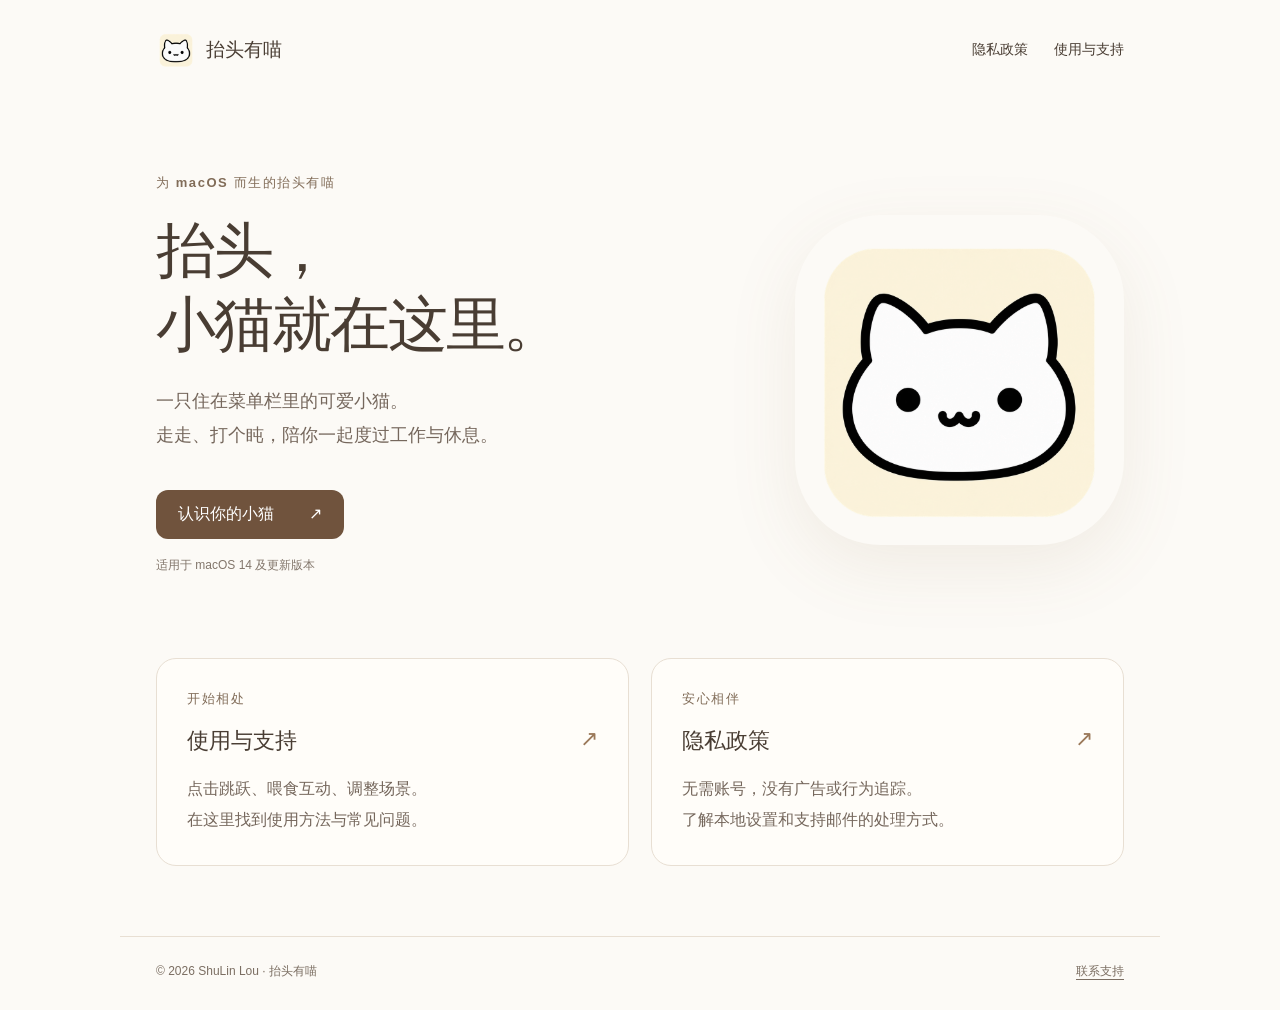
<file: index.html>
<!doctype html>
<html lang="zh-Hans"><head><meta charset="utf-8"><meta name="viewport" content="width=device-width, initial-scale=1"><meta name="description" content="抬头有喵是一款 macOS 菜单栏宠物应用。在这里了解使用方法、获取支持并阅读隐私政策。"><meta name="color-scheme" content="light"><title>住在菜单栏里的可爱小猫 · 抬头有喵</title><link rel="icon" href="./assets/app-icon.png"><link rel="stylesheet" href="./assets/style.css"></head>
<body><a class="skip" href="#content">跳转到内容</a><header><a class="brand" href="./"><img src="./assets/app-icon.png" alt="" width="40" height="40">抬头有喵</a><nav aria-label="主导航"><a href="./privacy/">隐私政策</a><a href="./support/">使用与支持</a></nav></header><main id="content"><section class="hero"><div><div class="eyebrow">为 macOS 而生的抬头有喵</div><h1>抬头，<br>小猫就在这里。</h1><p class="intro">一只住在菜单栏里的可爱小猫。<br>走走、打个盹，陪你一起度过工作与休息。</p><a class="button" href="support/">认识你的小猫 <span aria-hidden="true">↗</span></a><p class="note">适用于 macOS 14 及更新版本</p></div><img class="hero-cat" src="assets/app-icon.png" alt="奶油色背景上微笑的白色小猫" width="320" height="320"></section><section class="cards" aria-label="帮助与隐私"><a class="card" href="support/"><span class="eyebrow">开始相处</span><h2>使用与支持 <span aria-hidden="true">↗</span></h2><p>点击跳跃、喂食互动、调整场景。<br>在这里找到使用方法与常见问题。</p></a><a class="card" href="privacy/"><span class="eyebrow">安心相伴</span><h2>隐私政策 <span aria-hidden="true">↗</span></h2><p>无需账号，没有广告或行为追踪。<br>了解本地设置和支持邮件的处理方式。</p></a></section></main><footer><span>© 2026 ShuLin Lou · 抬头有喵</span><a href="mailto:onebooksoftware@outlook.com">联系支持</a></footer></body></html>
</file>
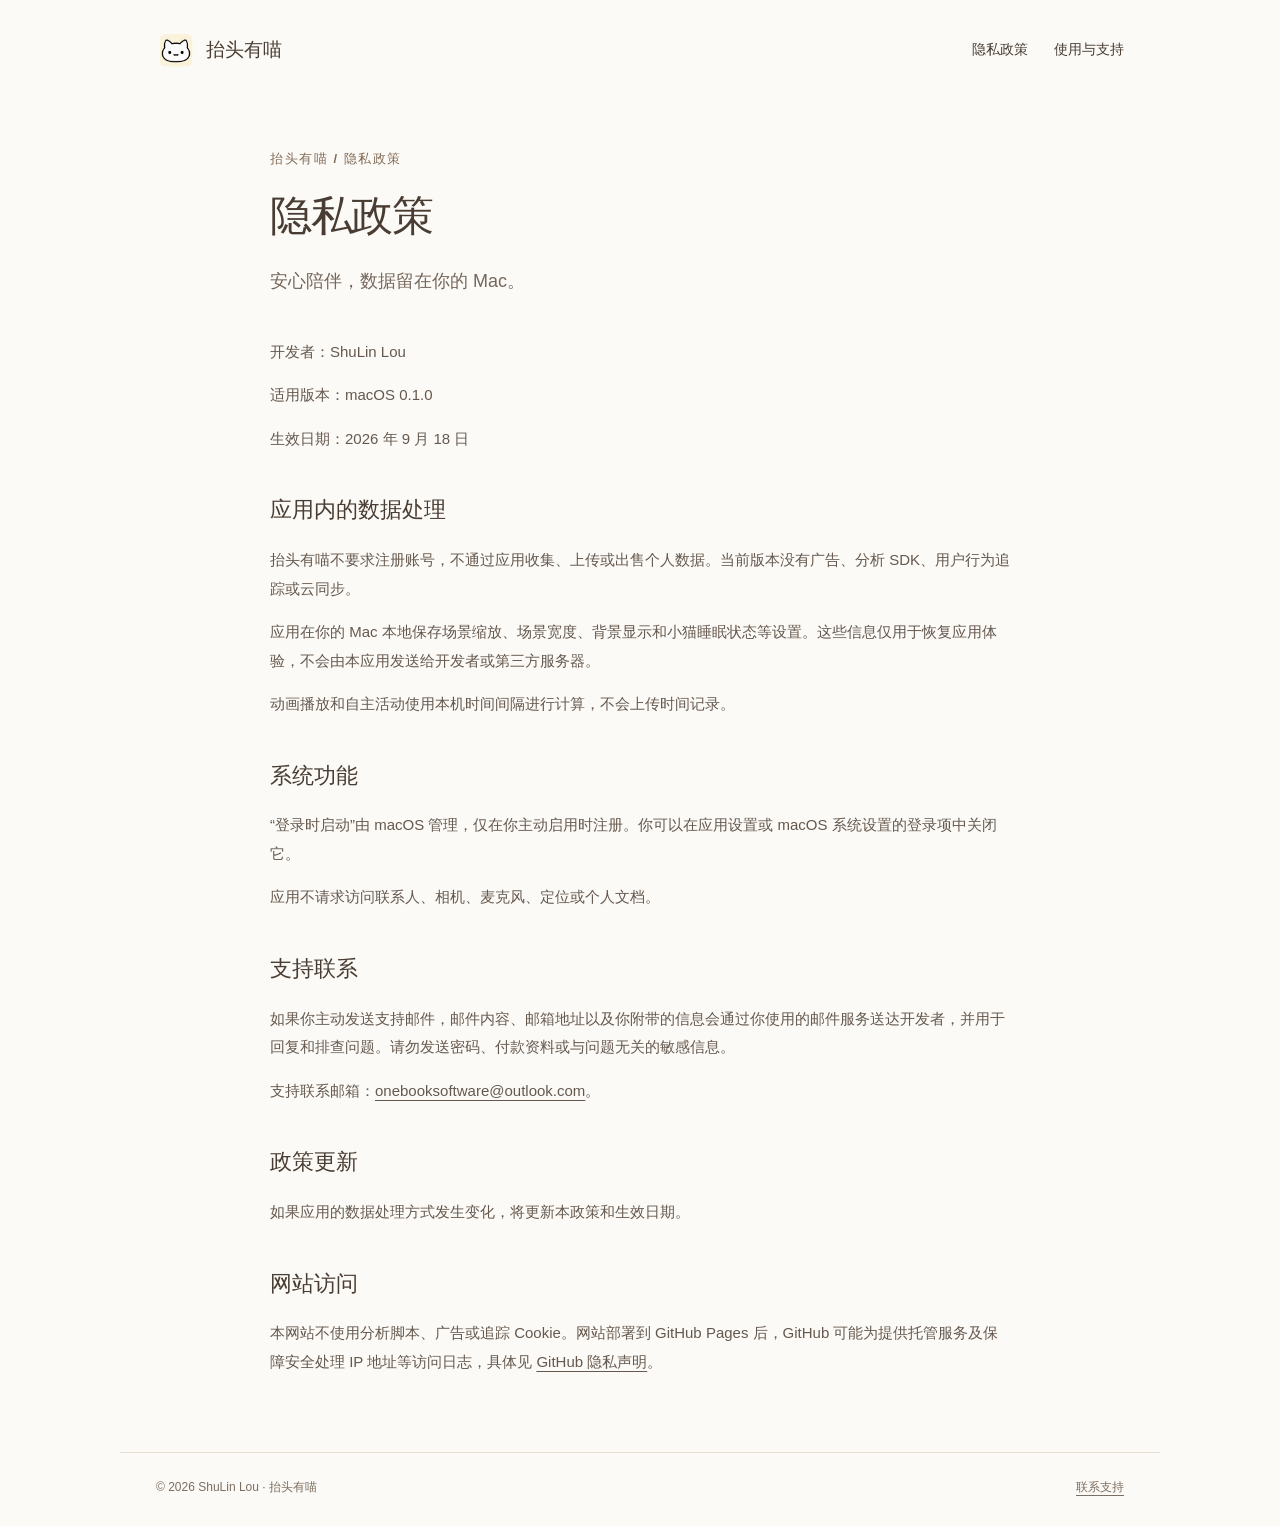
<file: privacy/index.html>
<!doctype html>
<html lang="zh-Hans"><head><meta charset="utf-8"><meta name="viewport" content="width=device-width, initial-scale=1"><meta name="description" content="安心陪伴，数据留在你的 Mac。"><meta name="color-scheme" content="light"><title>隐私政策 · 抬头有喵</title><link rel="icon" href="../assets/app-icon.png"><link rel="stylesheet" href="../assets/style.css"></head>
<body><a class="skip" href="#content">跳转到内容</a><header><a class="brand" href="../"><img src="../assets/app-icon.png" alt="" width="40" height="40">抬头有喵</a><nav aria-label="主导航"><a href="../privacy/">隐私政策</a><a href="../support/">使用与支持</a></nav></header><main id="content"><article><div class="eyebrow">抬头有喵 / 隐私政策</div><h1>隐私政策</h1><p class="intro">安心陪伴，数据留在你的 Mac。</p><div class="prose"><p>开发者：ShuLin Lou</p>
<p>适用版本：macOS 0.1.0</p>
<p>生效日期：2026 年 9 月 18 日</p>
<h2>应用内的数据处理</h2>
<p>抬头有喵不要求注册账号，不通过应用收集、上传或出售个人数据。当前版本没有广告、分析 SDK、用户行为追踪或云同步。</p>
<p>应用在你的 Mac 本地保存场景缩放、场景宽度、背景显示和小猫睡眠状态等设置。这些信息仅用于恢复应用体验，不会由本应用发送给开发者或第三方服务器。</p>
<p>动画播放和自主活动使用本机时间间隔进行计算，不会上传时间记录。</p>
<h2>系统功能</h2>
<p>“登录时启动”由 macOS 管理，仅在你主动启用时注册。你可以在应用设置或 macOS 系统设置的登录项中关闭它。</p>
<p>应用不请求访问联系人、相机、麦克风、定位或个人文档。</p>
<h2>支持联系</h2>
<p>如果你主动发送支持邮件，邮件内容、邮箱地址以及你附带的信息会通过你使用的邮件服务送达开发者，并用于回复和排查问题。请勿发送密码、付款资料或与问题无关的敏感信息。</p>
<p>支持联系邮箱：<a href="mailto:onebooksoftware@outlook.com">onebooksoftware@outlook.com</a>。</p>
<h2>政策更新</h2>
<p>如果应用的数据处理方式发生变化，将更新本政策和生效日期。</p>
<h2>网站访问</h2>
<p>本网站不使用分析脚本、广告或追踪 Cookie。网站部署到 GitHub Pages 后，GitHub 可能为提供托管服务及保障安全处理 IP 地址等访问日志，具体见 <a href="https://docs.github.com/en/site-policy/privacy-policies/github-general-privacy-statement">GitHub 隐私声明</a>。</p></div></article></main><footer><span>© 2026 ShuLin Lou · 抬头有喵</span><a href="mailto:onebooksoftware@outlook.com">联系支持</a></footer></body></html>
</file>
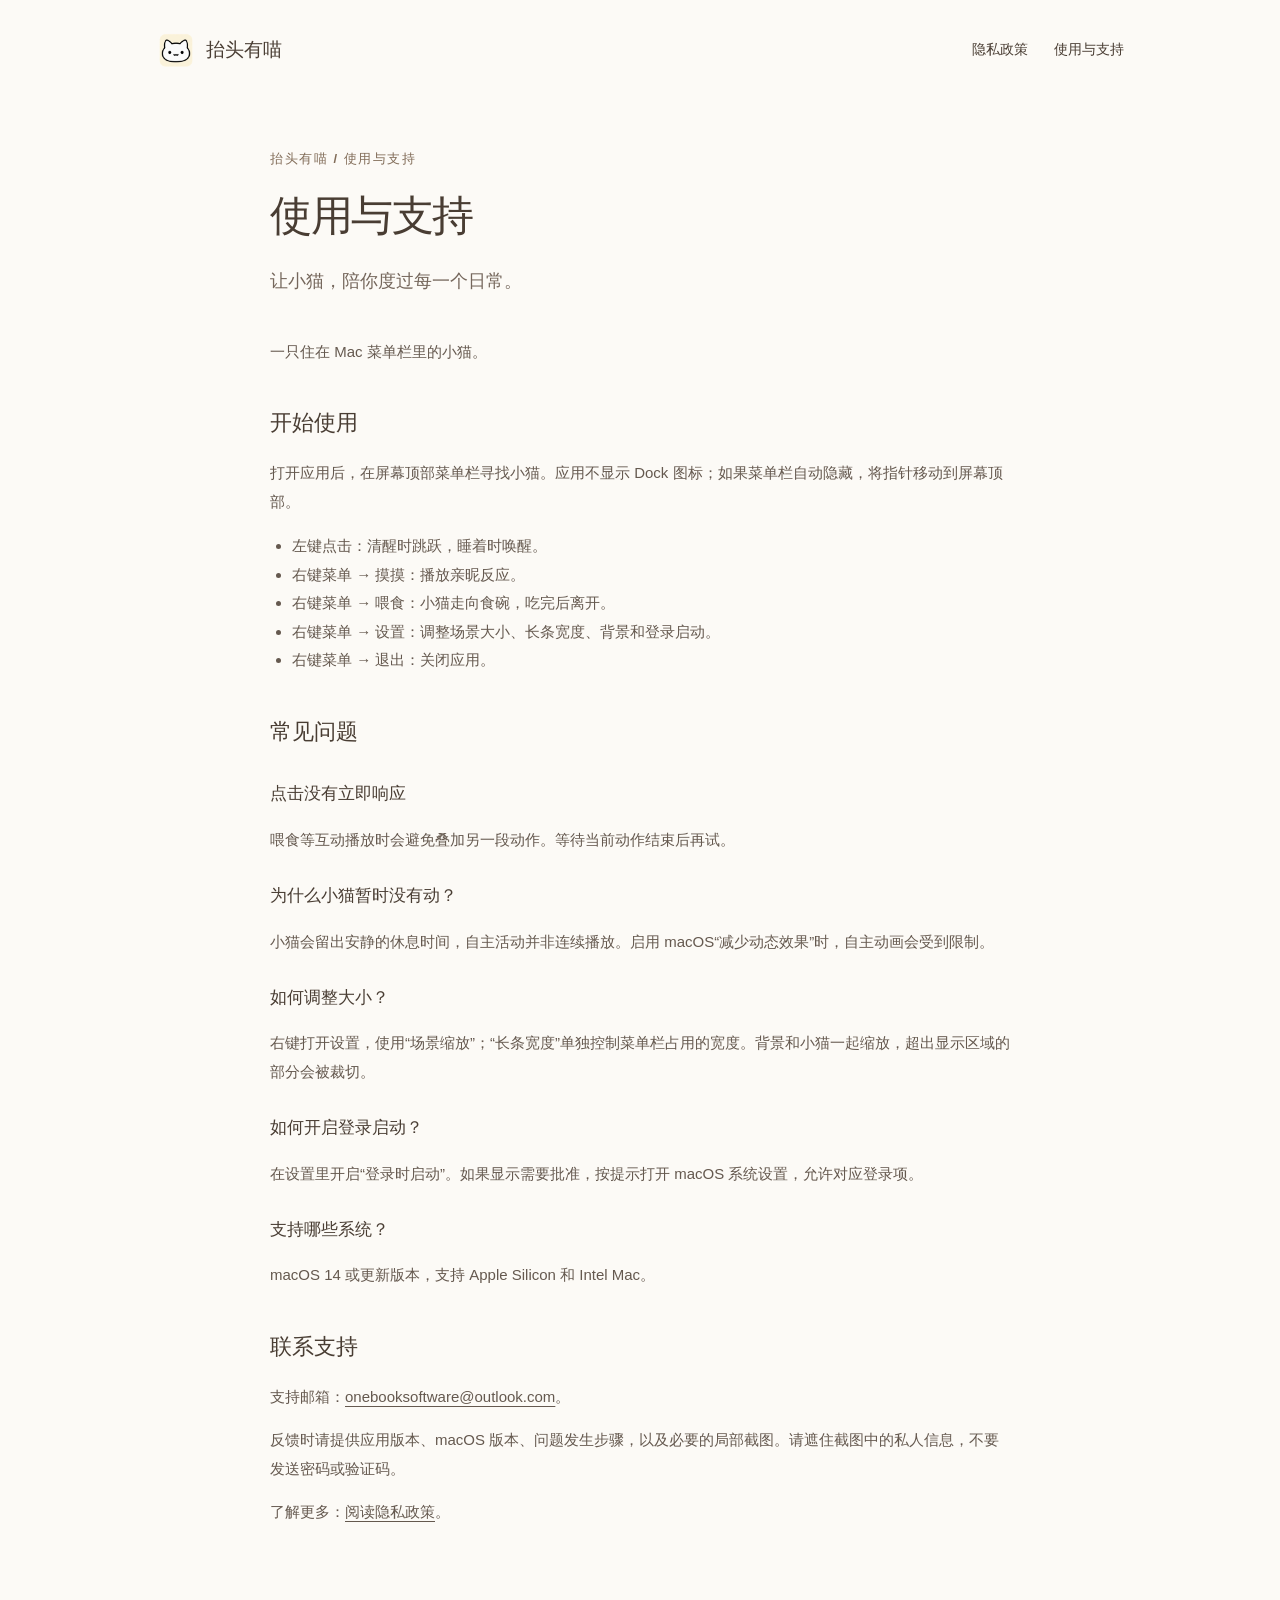
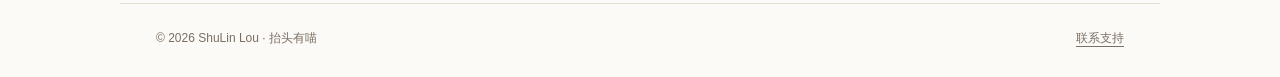
<file: support/index.html>
<!doctype html>
<html lang="zh-Hans"><head><meta charset="utf-8"><meta name="viewport" content="width=device-width, initial-scale=1"><meta name="description" content="让小猫，陪你度过每一个日常。"><meta name="color-scheme" content="light"><title>使用与支持 · 抬头有喵</title><link rel="icon" href="../assets/app-icon.png"><link rel="stylesheet" href="../assets/style.css"></head>
<body><a class="skip" href="#content">跳转到内容</a><header><a class="brand" href="../"><img src="../assets/app-icon.png" alt="" width="40" height="40">抬头有喵</a><nav aria-label="主导航"><a href="../privacy/">隐私政策</a><a href="../support/">使用与支持</a></nav></header><main id="content"><article><div class="eyebrow">抬头有喵 / 使用与支持</div><h1>使用与支持</h1><p class="intro">让小猫，陪你度过每一个日常。</p><div class="prose"><p>一只住在 Mac 菜单栏里的小猫。</p>
<h2>开始使用</h2>
<p>打开应用后，在屏幕顶部菜单栏寻找小猫。应用不显示 Dock 图标；如果菜单栏自动隐藏，将指针移动到屏幕顶部。</p>
<ul>
<li>左键点击：清醒时跳跃，睡着时唤醒。</li>
<li>右键菜单 → 摸摸：播放亲昵反应。</li>
<li>右键菜单 → 喂食：小猫走向食碗，吃完后离开。</li>
<li>右键菜单 → 设置：调整场景大小、长条宽度、背景和登录启动。</li>
<li>右键菜单 → 退出：关闭应用。</li>
</ul>
<h2>常见问题</h2>
<h3>点击没有立即响应</h3>
<p>喂食等互动播放时会避免叠加另一段动作。等待当前动作结束后再试。</p>
<h3>为什么小猫暂时没有动？</h3>
<p>小猫会留出安静的休息时间，自主活动并非连续播放。启用 macOS“减少动态效果”时，自主动画会受到限制。</p>
<h3>如何调整大小？</h3>
<p>右键打开设置，使用“场景缩放”；“长条宽度”单独控制菜单栏占用的宽度。背景和小猫一起缩放，超出显示区域的部分会被裁切。</p>
<h3>如何开启登录启动？</h3>
<p>在设置里开启“登录时启动”。如果显示需要批准，按提示打开 macOS 系统设置，允许对应登录项。</p>
<h3>支持哪些系统？</h3>
<p>macOS 14 或更新版本，支持 Apple Silicon 和 Intel Mac。</p>
<h2>联系支持</h2>
<p>支持邮箱：<a href="mailto:onebooksoftware@outlook.com">onebooksoftware@outlook.com</a>。</p>
<p>反馈时请提供应用版本、macOS 版本、问题发生步骤，以及必要的局部截图。请遮住截图中的私人信息，不要发送密码或验证码。</p>
<p>了解更多：<a href="../privacy/">阅读隐私政策</a>。</p></div></article></main><footer><span>© 2026 ShuLin Lou · 抬头有喵</span><a href="mailto:onebooksoftware@outlook.com">联系支持</a></footer></body></html>
</file>
<file: assets/style.css>
:root{font-family:-apple-system,BlinkMacSystemFont,"PingFang SC","Microsoft YaHei",sans-serif;color:#493d33;background:#fcfaf6;font-synthesis:none}*{box-sizing:border-box}body{margin:0}a{color:inherit;text-underline-offset:4px}header,main,footer{max-width:1040px;margin:auto;padding:0 36px}header{min-height:100px;display:flex;align-items:center;justify-content:space-between;gap:24px}.brand{display:flex;align-items:center;gap:10px;font-size:19px;font-weight:650;text-decoration:none}.brand img{border-radius:12px}nav{display:flex;gap:26px;font-size:14px}nav a{text-decoration:none}a:hover{color:#835b39}a:focus-visible{outline:3px solid #a87546;outline-offset:6px}.hero{display:flex;align-items:center;justify-content:space-between;gap:40px;padding:74px 0 72px}.eyebrow{font-size:13px;letter-spacing:.12em;color:#816c58;font-weight:600}h1{font-size:clamp(36px,5.5vw,60px);line-height:1.23;letter-spacing:-.035em;margin:22px 0}.intro{font-size:18px;line-height:1.9;color:#75675c}.hero-cat{width:34%;height:auto;border-radius:26%;box-shadow:0 22px 70px #8d70441a}.button{display:inline-flex;gap:35px;padding:14px 22px;background:#70533d;color:white;border-radius:12px;text-decoration:none;margin-top:20px}.button:hover{background:#59402e;color:white}.note{font-size:12px;color:#82766b;margin-top:18px}.cards{display:grid;grid-template-columns:1fr 1fr;gap:22px;padding-bottom:70px}.card{padding:30px;border:1px solid #e8dfd3;border-radius:20px;background:#fffdf9;text-decoration:none}.card h2{font-size:22px}.card h2 span{float:right;color:#9b795a}.card p{color:#75675c;line-height:1.9;margin-bottom:0}footer{border-top:1px solid #e8dfd3;padding-top:26px;padding-bottom:30px;display:flex;justify-content:space-between;gap:20px;font-size:12px;color:#7b6e62}article{max-width:740px;margin:50px auto 76px}article h1{font-size:42px}.prose{margin-top:40px;line-height:1.9}.prose h2{font-size:22px;margin:36px 0 12px}.prose h3{font-size:17px;margin:26px 0 8px}.prose p,.prose li{font-size:15px;color:#65594f}.prose a{overflow-wrap:anywhere}.prose ul{padding-left:22px}.skip{position:absolute;left:16px;top:-80px;background:white;padding:12px}.skip:focus{top:12px}@media(max-width:640px){header,main,footer{padding-left:22px;padding-right:22px}header{min-height:84px;gap:12px}.brand{font-size:16px}.brand img{width:32px;height:32px}nav{gap:14px;font-size:12px}.hero{padding:38px 0 44px;gap:20px;align-items:flex-start}.hero-cat{width:28%;margin-top:48px}.intro{font-size:15px}.cards{grid-template-columns:1fr;padding-bottom:40px}.card{padding:24px}article{margin-top:32px}article h1{font-size:34px}footer{flex-wrap:wrap}}
</file>
